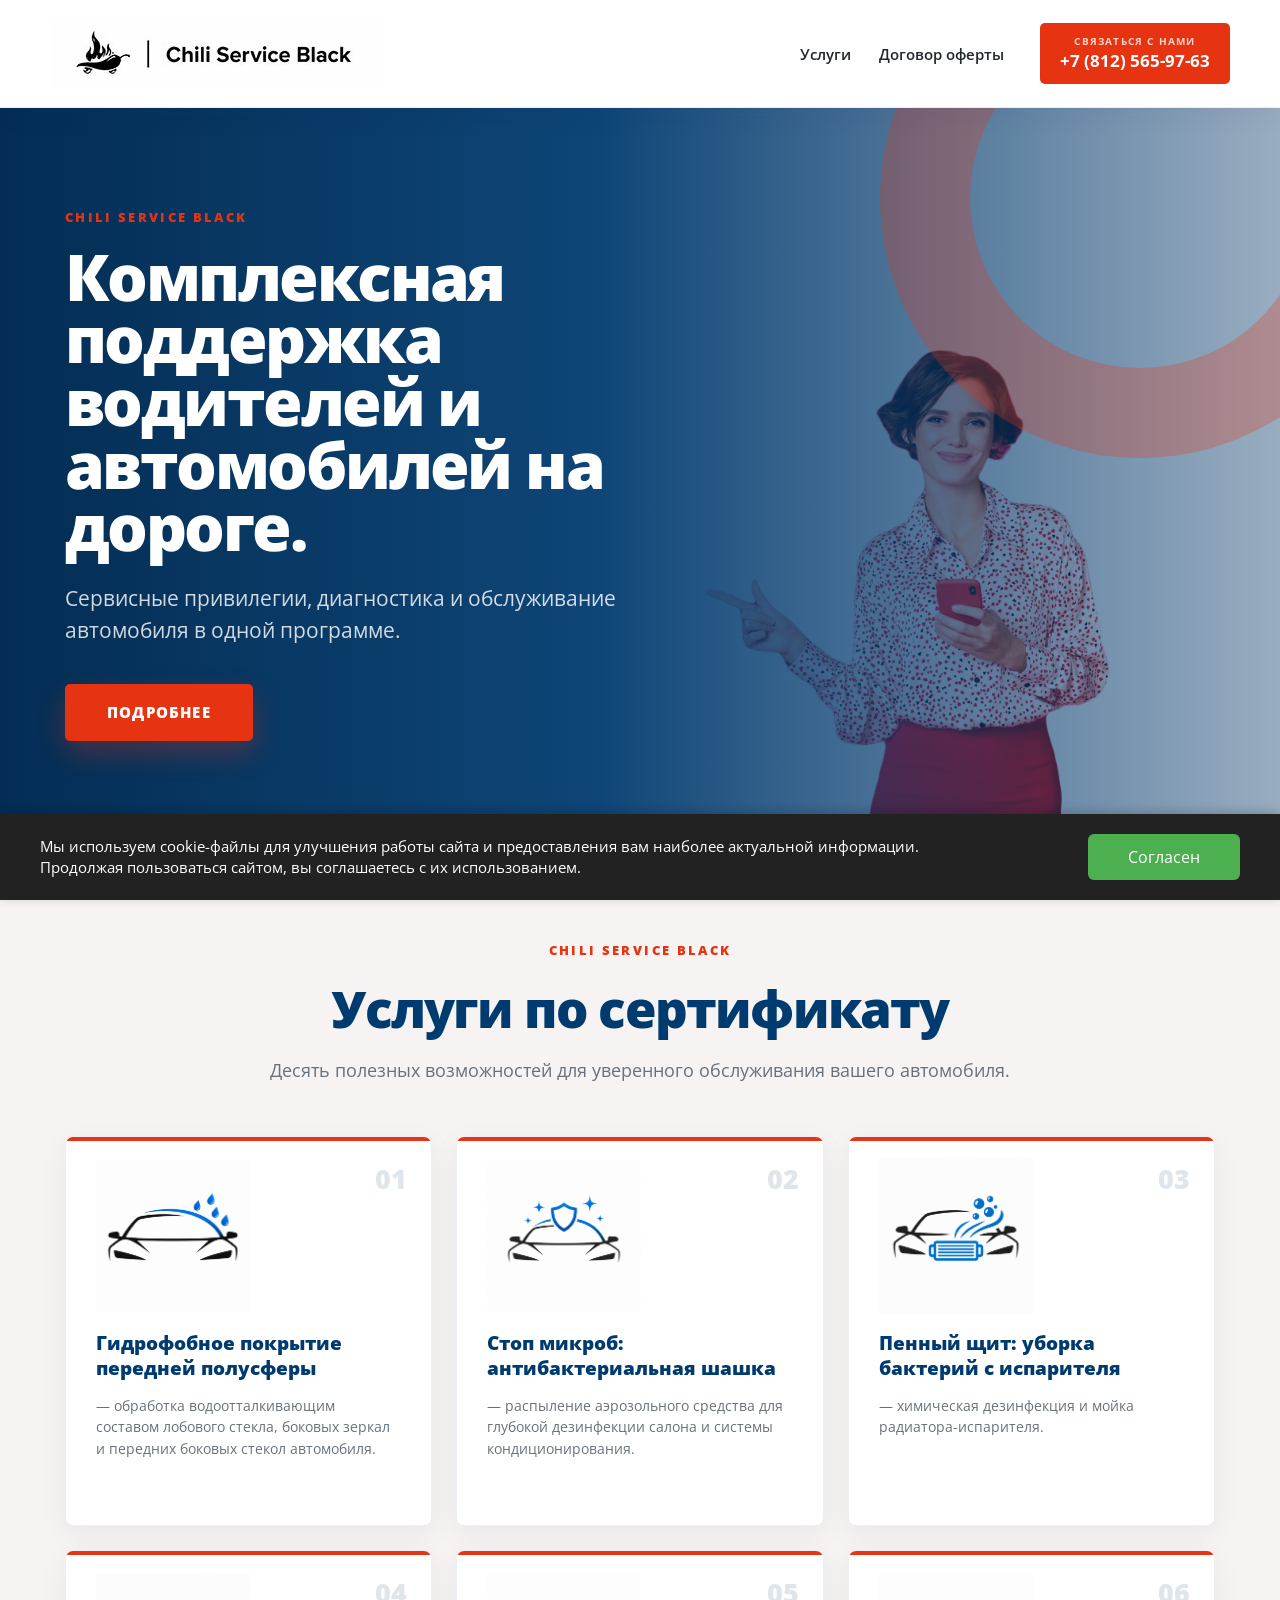
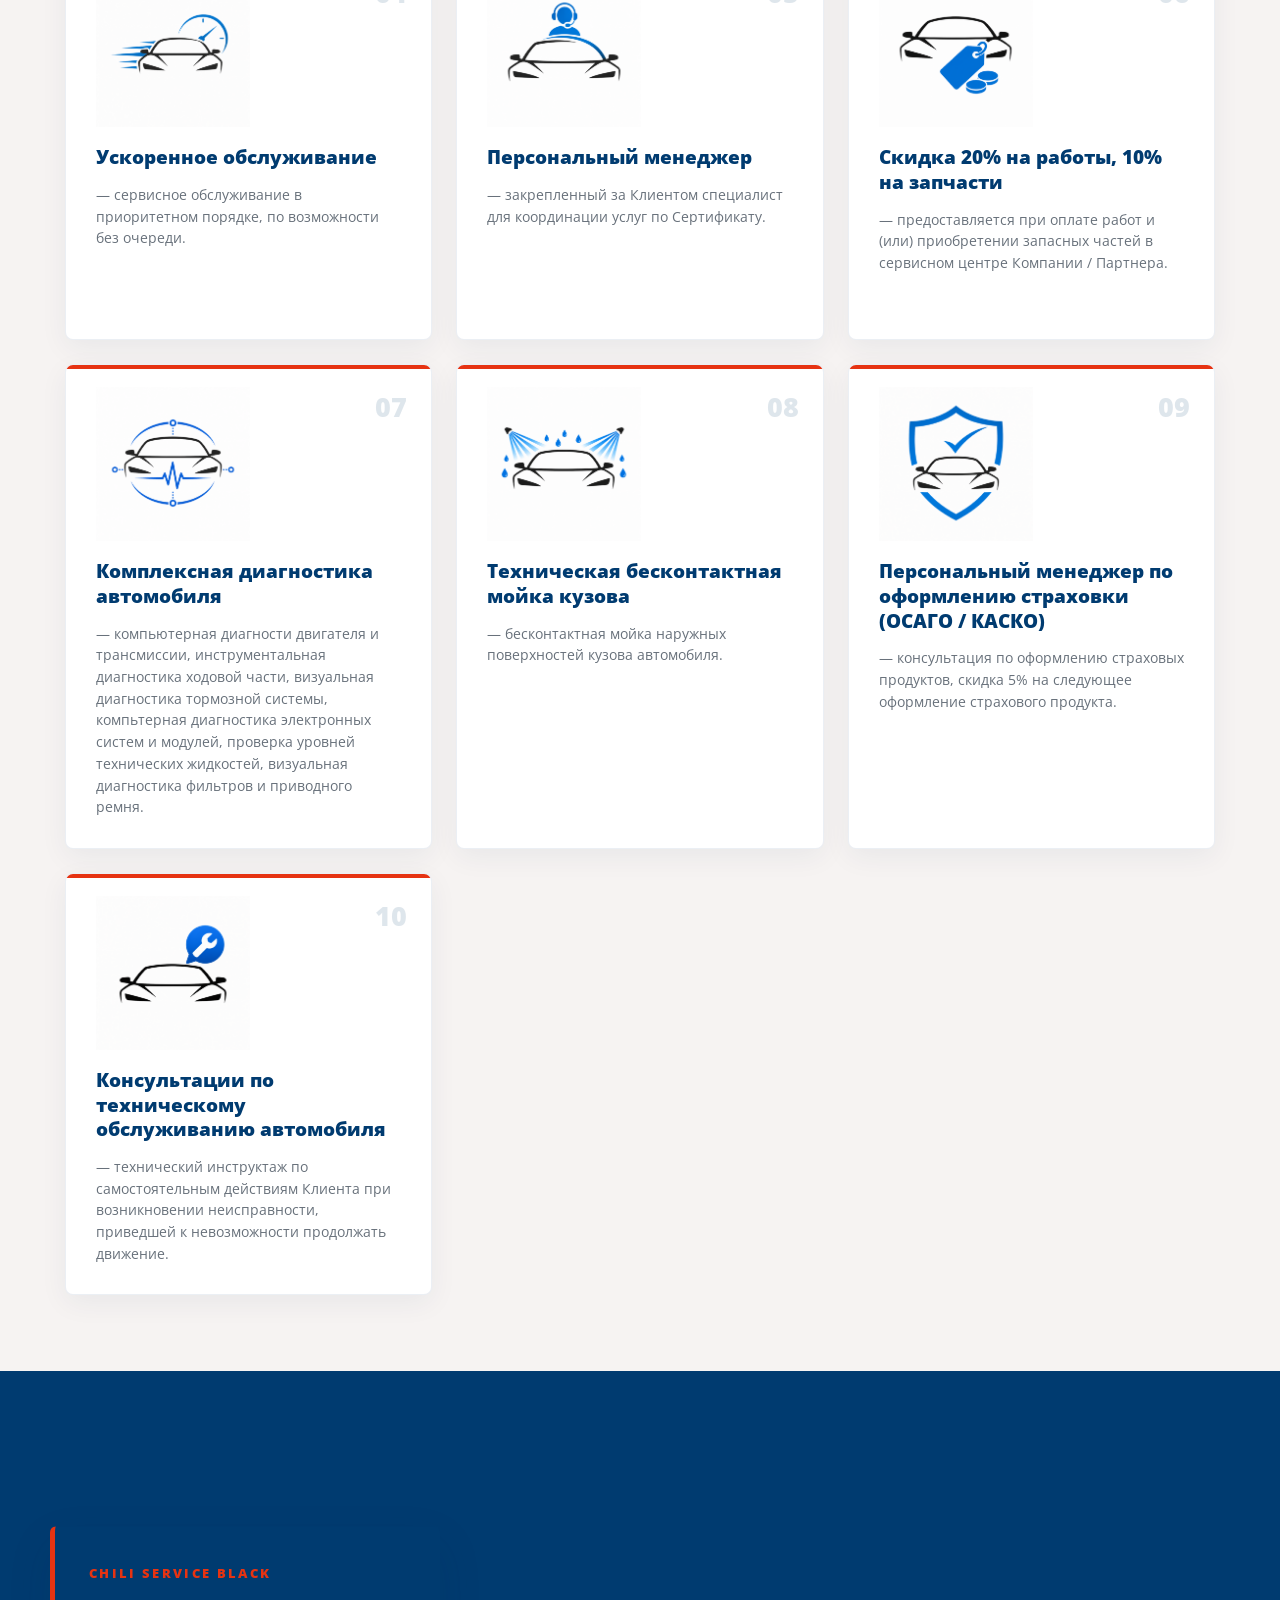
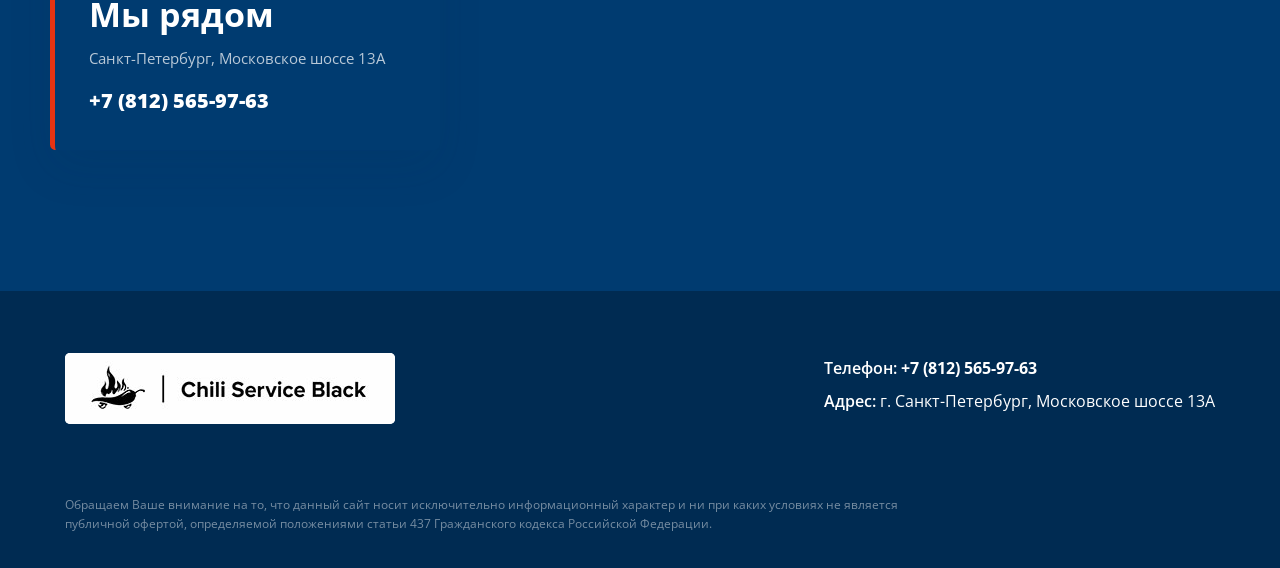
<file: index.html>
<!DOCTYPE html>
<html lang="ru" prefix="og: http://ogp.me/ns#">

<head>
    <meta charset="UTF-8" />
    <base href="./index.html">
    <title>Chili Service Black — сервисная поддержка автомобилей</title>
    <meta name="description" content="Chili Service Black — комплекс сервисных услуг и привилегий для автомобиля.">
    <meta name="keywords" content="Chili Service Black, автосервис, обслуживание автомобиля">
    <meta name="viewport" content="width=device-width, initial-scale=1.0" />
    <meta http-equiv="X-UA-Compatible" content="ie=edge" />
    <link rel="icon" href="./favicon.png" type="image/png" sizes="60x60">
    <meta name="color-theme" content="">
    <link rel="stylesheet" href="./templates/alevak-3/css/style.css">
    <link rel="stylesheet" href="./vendor/stackpath.bootstrapcdn.com/bootstrap/4.4.1/css/bootstrap.min.css"  >
    <script src="./vendor/code.jquery.com/jquery-3.4.1.min.js"  ></script>
    <script src="./vendor/cdn.jsdelivr.net/npm/bootstrap@4.6.2/dist/js/bootstrap.min.js"  ></script>
    <script src="./templates/alevak-3/js/common.js"></script>
    <script type="text/javascript" src="./vendor/cdnjs.cloudflare.com/ajax/libs/fancybox/3.5.7/jquery.fancybox.min.js"></script>
    <script type="text/javascript" src="./templates/atlant/js/base.js"></script>
    <link rel="stylesheet" href="./vendor/cdn.jsdelivr.net/gh/fancyapps/fancybox@3.5.7/dist/jquery.fancybox.min.css">
    <link rel="stylesheet" href="./templates/alevak-3/css/chili-theme.css">
    
        </head>

<body id="top" class="chili-theme">
    
            <div class="menubg"></div>
    <div class="menubg2"></div>
    <nav class="site-menu">
        <ul>
            <li class="d-inline-block"><a href="#usl">Услуги</a></li>
            <li class="d-inline-block"><a data-fancybox href="#hidden">Договор оферты</a></li>
        </ul>
    </nav>
    <a href="#top" class="totop"></a>
    <header class="header w-100 flex">
        <div class="logo">
            <a class="menu-button" aria-label="Открыть меню"></a>
            <a href="#top" class="brand-link"><img src="./templates/alevak-3/img/chili-service-black-new.jpg" alt="Chili Service Black"></a>
        </div>
        <ul class="header-nav">
            <li><a href="#usl">Услуги</a></li>
            <li><a data-fancybox href="#hidden">Договор оферты</a></li>
        </ul>
        <a href="tel:78125659763" class="phone"><span>Связаться с нами</span>+7 (812) 565-97-63</a>
    </header>
    <div class="first-block mb-5">
        <div class="container">
            <div class="text">
                <div class="hero-kicker">CHILI SERVICE BLACK</div>
                <div class="name mb-sm-5 mb-3">
                    Комплексная поддержка водителей и автомобилей на дороге.
                </div>
                <p>Сервисные привилегии, диагностика и обслуживание автомобиля в одной программе.</p>
                <button data-toggle="modal" data-target="#exampleModal">Подробнее</button>
            </div>
        </div>
    </div>
    <div class="catalog-block pb-5" id="usl">
        <div class="container">
            <div class="section-heading">
                <span>CHILI SERVICE BLACK</span>
                <h2>Услуги по сертификату</h2>
                <p>Десять полезных возможностей для уверенного обслуживания вашего автомобиля.</p>
            </div>
            <div class="row">
                <div class="col-lg-2 col-sm-3 col-4">
                    <div class="item text-center mb-3 position-relative">
                        <img src="./templates/alevak-3/img/service-hydrophobic-v2.png" alt="Гидрофобное покрытие стекол">
                        <div class="service-title">Гидрофобное покрытие передней полусферы</div>
                        <div class="help-text position-absolute">
                            <strong>1. Гидрофобное покрытие передней полусферы</strong><br>
                            — обработка водоотталкивающим составом лобового стекла, боковых зеркал и передних боковых стекол автомобиля.
                        </div>
                    </div>
                </div>
                <div class="col-lg-2 col-sm-3 col-4">
                    <div class="item text-center mb-3 position-relative">
                        <img src="./templates/alevak-3/img/service-antibacterial-v2.png" alt="Антибактериальная обработка">
                        <div class="service-title">Стоп микроб: антибактериальная шашка</div>
                        <div class="help-text position-absolute">
                            <strong>2. Стоп микроб: антибактериальная шашка</strong><br>
                            — распыление аэрозольного средства для глубокой дезинфекции салона и системы кондиционирования.
                        </div>
                    </div>
                </div>
                <div class="col-lg-2 col-sm-3 col-4">
                    <div class="item text-center mb-3 position-relative">
                        <img src="./templates/alevak-3/img/service-evaporator-v2.png" alt="Очистка испарителя">
                        <div class="service-title">Пенный щит: уборка бактерий с испарителя</div>
                        <div class="help-text position-absolute">
                            <strong>3. Пенный щит: уборка бактерий с испарителя</strong><br>
                            — химическая дезинфекция и мойка радиатора-испарителя.
                        </div>
                    </div>
                </div>
                <div class="col-lg-2 col-sm-3 col-4">
                    <div class="item text-center mb-3 position-relative">
                        <img src="./templates/alevak-3/img/service-priority-v2.png" alt="Ускоренное обслуживание">
                        <div class="service-title">Ускоренное обслуживание</div>
                        <div class="help-text position-absolute">
                            <strong>4. Ускоренное обслуживание</strong><br>
                            — сервисное обслуживание в приоритетном порядке, по возможности без очереди.
                        </div>
                    </div>
                </div>
                                <div class="col-lg-2 col-sm-3 col-4">
                    <div class="item text-center mb-3 position-relative">
                        <img src="./templates/alevak-3/img/service-manager-v2.png" alt="Персональный менеджер">
                        <div class="service-title">Персональный менеджер</div>
                        <div class="help-text position-absolute">
                            <strong>5. Персональный менеджер</strong><br>
                            — закрепленный за Клиентом специалист для координации услуг по Сертификату.
                        </div>
                    </div>
                </div>
                                <div class="col-lg-2 col-sm-3 col-4">
                    <div class="item text-center mb-3 position-relative">
                        <img src="./templates/alevak-3/img/service-discount-v2.png" alt="Скидки на работы и запчасти">
                        <div class="service-title">Скидка 20% на работы, 10% на запчасти</div>
                        <div class="help-text position-absolute">
                            <strong>6. Скидка 20% на работы, 10% на запчасти</strong><br>
                            — предоставляется при оплате работ и (или) приобретении запасных частей в сервисном центре Компании / Партнера.
                        </div>
                    </div>
                </div>
                                <div class="col-lg-2 col-sm-3 col-4">
                    <div class="item text-center mb-3 position-relative">
                        <img src="./templates/alevak-3/img/service-diagnostics-v2.png" alt="Комплексная диагностика автомобиля">
                        <div class="service-title">Комплексная диагностика автомобиля</div>
                        <div class="help-text position-absolute">
                            <strong>7. Комплексная диагностика автомобиля</strong><br>
                            — компьютерная диагности двигателя и трансмиссии, инструментальная диагностика ходовой части, визуальная диагностика тормозной системы, компьтерная диагностика электронных систем и модулей, проверка уровней технических жидкостей, визуальная диагностика фильтров и приводного ремня.
                        </div>
                    </div>
                </div>
                <div class="col-lg-2 col-sm-3 col-4">
                    <div class="item text-center mb-3 position-relative">
                        <img src="./templates/alevak-3/img/service-carwash-v2.png" alt="Бесконтактная мойка кузова">
                        <div class="service-title">Техническая бесконтактная мойка кузова</div>
                        <div class="help-text position-absolute">
                            <strong>8. Техническая бесконтактная мойка кузова</strong><br>
                            — бесконтактная мойка наружных поверхностей кузова автомобиля.
                        </div>
                    </div>
                </div>
                <div class="col-lg-2 col-sm-3 col-4">
                    <div class="item text-center mb-3 position-relative">
                        <img src="./templates/alevak-3/img/service-insurance-v2.png" alt="Помощь с оформлением страховки">
                        <div class="service-title">Персональный менеджер по оформлению страховки (ОСАГО / КАСКО)</div>
                        <div class="help-text position-absolute">
                            <strong>9. Персональный менеджер по оформлению страховки (ОСАГО / КАСКО)</strong><br>
                            — консультация по оформлению страховых продуктов, скидка 5% на следующее оформление страхового продукта.
                        </div>
                    </div>
                </div>
                <div class="col-lg-2 col-sm-3 col-4">
                    <div class="item text-center mb-3 position-relative">
                        <img src="./templates/alevak-3/img/service-consultation-v2.png" alt="Консультации по обслуживанию автомобиля">
                        <div class="service-title">Консультации по техническому обслуживанию автомобиля</div>
                        <div class="help-text position-absolute">
                            <strong>10. Консультации по техническому обслуживанию автомобиля</strong><br>
                            — технический инструктаж по самостоятельным действиям Клиента при возникновении неисправности, приведшей к невозможности продолжать движение.
                        </div>
                    </div>
                </div>
                            </div>
        </div>
    </div>
    <div class="map-block d-block h-50 relative position-relative" style="height: 300px; overflow:hidden">
                <div class="map-card">
                    <span>CHILI SERVICE BLACK</span>
                    <strong>Мы рядом</strong>
                    <p>Санкт-Петербург, Московское шоссе 13А</p>
                    <a href="tel:78125659763">+7 (812) 565-97-63</a>
                </div>
                <div id="map2687" class="position-absolute w-100 h-100"></div><script>
var map2687Container = document.getElementById("map2687");
var map2687Position = map2687Container.getBoundingClientRect().top;

function loadMap() {
	var s = document.createElement("SCRIPT");
	s.src = "https://api-maps.yandex.ru/2.1/?lang=ru_RU";
	s.type = "text/javascript";
	document.getElementsByTagName("HEAD")[0].appendChild(s);
	s.addEventListener("load", function(){
		ymaps.ready(init);
	})
}
function scrollMap() {
	if(map2687Position - this.scrollY < screen.height) {
		loadMap();
		window.removeEventListener("scroll", scrollMap);
	}
}

if(map2687Position > screen.height) {
	window.addEventListener("scroll", scrollMap);
} else {
	loadMap();
}
</script>
    <script type="text/javascript">
        var myMap, 
            myPlacemark;
			var address = "[(client_company_address)]";
			var coords = [59.825194, 30.351747];

        function init(){
			myMap = new ymaps.Map("map2687", {
						center: coords,
						behaviors: ["default"],
						zoom: 15,
						controls: ["zoomControl", "fullscreenControl"]
					}); 

				myPlacemark = new ymaps.Placemark(coords, {
					hintContent: "ООО АВР",
					balloonContent: "[(client_company_address)]<br/>",
					iconCaption: "ООО АВР",
				}, {
					preset: "islands#circleDotIcon", 					
					iconColor: "#0075bb"
				});

				if (window.innerWidth < 990) {
				  myMap.behaviors.disable("drag");
				}
				myMap.controls.add("zoomControl");
				myMap.behaviors.disable("scrollZoom");
				myMap.geoObjects.removeAll();
				myMap.geoObjects.add(myPlacemark);
				$("[class^=ymaps]").find("[class$=ground-pane]").css("filter", "grayscale(100%)");
        }
    </script>
    </div>
    <footer class="footer py-5">
        <div class="container">
            <div class="flex">
                                <div class="footer-brand">
                    <img src="./templates/alevak-3/img/chili-service-black-new.jpg" alt="Chili Service Black">
                </div>
                                <div class="contacts">
                    <p><span>Телефон:</span> <a href="tel:78125659763">+7 (812) 565-97-63</a></p>
                    <p><span>Адрес:</span> г. Санкт-Петербург, Московское шоссе 13А</p>
                </div>
            </div>
            <br>
            <br>
            <p>Обращаем Ваше внимание на то, что данный сайт носит исключительно информационный характер и ни при каких условиях не является публичной офертой, определяемой положениями статьи 437 Гражданского кодекса Российской Федерации.</p>
        </div>
    </footer>
    <!-- Modal -->
    <div style="display: none; max-width: 80%;" id="hidden" class="offer-modal">
        <div class="offer-document">
            <p class="offer-approval">Утверждено приказом генерального директора ООО «Аврора»</p>
            <h2 class="offer-title">ДОГОВОР-ОФЕРТА ООО «Аврора»</h2>
            <p class="offer-subtitle">на заключение договора по сертификату «Чили Блэк»</p>
            <h3>РАЗДЕЛ 1. СЛОВАРЬ ТЕРМИНОВ</h3>
            <p>1. Если в тексте настоящей Оферты не указано иное, термины и определения имеют следующее значение:</p>
            <p>1.1. «Автомобиль» (ТС) – принадлежащее Абоненту на законном основании транспортное средство, предназначенное для перевозки по дорогам людей и (или) оборудования, установленного на нем, отвечающее требованиям соответствующих стандартов, правил технической эксплуатации, инструкций заводов-изготовителей и другой нормативно-технической документации, зарегистрированное в установленном законодательством Российской Федерации порядке в органах ГИБДД МВД России, указанное Абонентом при приобретении Сертификата, являющееся объектом работ и (или) услуг, оказываемых Компанией, в порядке и на условиях, установленных Договором, за исключением: мопедов и велосипедов; автомобилей с боковым прицепом; трехколесных механических транспортных средств; автомобилей, с момента выпуска которых прошло более тридцати лет, а также транспортных средств, выпущенных общим тиражом менее чем сто экземпляров; автомобилей, не зарегистрированных в порядке, установленном законодательством Российской Федерации (за исключением случаев, предусмотренных законодательством РФ).</p>
            <p>1.2. «Абонент» – лицо, совершившее акцепт настоящей Оферты путем оплаты Цены Договора.</p>
            <p>1.3. «Договор» – соглашение между Абонентом и Компанией, заключенное на условиях, предусмотренных Офертой, в порядке, установленном главой 28 ГК РФ.</p>
            <p>1.4. «Сертификат» – документ в бумажной форме, подтверждающий право Абонента на получение от Компании работ или услуг по Договору в пределах выбранного Тарифа.</p>
            <p>1.5. «Срок действия Сертификата» – 6 (шесть) месяцев с даты его активации.</p>
            <p>1.6. «Активация Сертификата – первое обращение Абонента по Сертификату за получением любой услуги, включенной в Тариф.</p>
            <p>1.7. «Компания» – Общество с ограниченной ответственностью «Аврора» (ООО «Аврора) (адрес места нахождения: 196158, г. Санкт-Петербург, Московское шоссе, дом 13, корпус 7, литер Б, пом. 7-Н, место 1, ОГРН: 1207800117139, ИНН: 7810903211, телефон контакт-центра: 8 (812) 565-97-63, сайт: https://chili-service-black.ru/).</p>
            <p>1.8. «Тариф» – наименование, объем и условия оказываемых Компанией Абоненту работ и услуг. Сертификаты могут различаться по наполнению, поэтому к договору с каждым конкретным Абонентом относятся условия Оферты только по тем работам и услугам, которые включены в Тариф данного Абонента.</p>
            <p>1.9. «ОСАГО» – обязательное страхование автогражданской ответственности.</p>
            <p>1.10. «Партнер – лицо, не являющееся Абонентом, осуществляющее с Компанией взаимодействие на основании и в порядке, предусмотренном соглашениями, заключенными между Компанией и Партнером для целей заключения и (или) последующего исполнения Договора.</p>
            <p>1.11. «Сторона» – Абонент или Компания индивидуально.</p>
            <p>1.12. «Стороны» – Абонент и Компания совместно.</p>
            <p>1.13. «Платеж» – единый денежный платеж, вносимый Абонентом при оплате Сертификата, который распространяется на весь срок действия Сертификата и покрывает право Абонента на получение работ и (или) услуг, включенных в Тариф, в соответствии с условиями Договора.</p>
            <h3>РАЗДЕЛ 2. ОБЩИЕ ПОЛОЖЕНИЯ О ДОГОВОРЕ</h3>
            <p>2.1. Настоящая Оферта является официальным предложением (публичной офертой) ООО «Аврора» в адрес любого дееспособного физического лица или правоспособного юридического лица, обладающего необходимыми полномочиями заключить Договор с ООО «Аврора» на изложенных в настоящей Оферте условиях. Оферта содержит все существенные условия Договора и порядок оказания услуг.</p>
            <p>2.2. По Договору, заключаемому на основании условий настоящей Оферты, Компания за плату обязуется предоставить Абоненту право на получение работ и (или) услуг, включенных в Тариф и указанных в Сертификате, по обращению Абонента в течение срока действия Сертификата.</p>
            <p>2.3. Объем работ (услуг), оказываемых Абоненту, содержится в Сертификате и зависит от выбранного Тарифа. Описание всех возможных работ (услуг) содержится в разделе 3 Оферты.</p>
            <p>2.4. Работы (услуги) могут оказываться как самой Компанией, так и привлеченными Компанией третьими лицами. Абонент обязан принять исполнение по Договору от привлекаемых Компанией третьих лиц.</p>
            <p>2.5. Стороны признают Договор договором присоединения, регулируемым положениями статьи 428 ГК РФ, по которому Абонент присоединяется к условиям, изложенным в нем, без каких-либо исключений и оговорок.</p>
            <p>2.6. Стороны признают Договор таким, в котором содержатся одновременно элементы договора возмездного оказания услуг и договора подряда (смешанный договор). По тексту Оферты формулировки «выполнение работ» и «оказание услуг» тождественны в своем значении.</p>
            <p>2.7. Для заключения договора с Компанией Абоненту необходимо: ознакомиться с настоящей Офертой на сайте Компании https://chili-serviceblack.ru/; выбрать Тариф; приобрести Сертификат.</p>
            <h3>РАЗДЕЛ 3. ОБРАЩЕНИЕ АБОНЕНТА. УСЛУГИ (РАБОТЫ), ВКЛЮЧАЕМЫЕ В ТАРИФЫ</h3>
            <p>3.1. Начиная с даты активации Сертификата, Абонент вправе обратиться к Компании за востребованной им услугой (работой). Обращения Абонентов принимаются непосредственно в сервисном центре, а также по телефону единой операторской службы Компании: 8 (812) 565-97-63 (контакт-центр) в круглосуточном режиме, а обрабатываются с 09 часов до 19 часов. Обращения Абонентов также могут приниматься иными способами, если это предусмотрено Сертификатом.</p>
            <p>3.2. В рамках Тарифов Сервис может включать в себя следующие виды работ (услуг):</p>
            <p>3.2.1. Услуга «Гидрофобное покрытие передней полусферы» – обработка специальным водоотталкивающим составом лобового стекла, боковых зеркал и передних боковых стекол Автомобиля. Услуга может быть оказана один раз за срок действия Сертификата. Стоимость оказания услуги составляет 15 000 (пятнадцать тысяч) рублей.</p>
            <p>3.2.2. Услуга «Стоп микроб: антибактериальная шашка» – распыление аэрозольного средства для глубокой дезинфекции и устранения запахов в салоне Автомобиля и системе кондиционирования. Услуга может быть оказана один раз за срок действия Сертификата. Стоимость оказания услуги составляет 15 000 (пятнадцать тысяч) рублей.</p>
            <p>3.2.3. Услуга «Пенный щит: уборка бактерий с испарителя» – проведение процедуры химической дезинфекции и мойки радиатора-испарителя в Автомобиле для уничтожения бактерий, плесени, грибков и устранения неприятного запаха. Услуга может быть оказана один раз за срок действия Сертификата. Стоимость оказания услуги составляет 4000 (четыре тысячи) рублей.</p>
            <p>3.2.4. Услуга «Ускоренное обслуживание» – сервисное обслуживание в приоритетном порядке, по возможности без очереди.</p>
            <p>3.2.5. Услуга «Персональный менеджер» – закрепление за Абонентом сотрудника Компании для координации взаимодействия по Сертификату и оперативного решения вопросов, связанных с оказанием услуг.</p>
            <p>3.2.6. Скидка 20 % на работы и 10 % на запчасти – предоставляется при оплате работ и (или) приобретении запасных частей в сервисном центре Компании и (или) Партнера, если иное не указано в Сертификате.</p>
            <p>3.2.7. Услуга «Комплексная диагностика автомобиля» – компьютерная диагностика двигателя и трансмиссии, инструментальная диагностика ходовой части, визуальная диагностика тормозной системы, компьютерная диагностика электронных систем и модулей, проверка уровней технических жидкостей, визуальная диагностика фильтров и приводного ремня. Услуга может быть оказана два раза за срок действия Сертификата, при этом стоимость каждого оказания составляет 6 000 (шесть тысяч) рублей.</p>
            <p>3.2.8. Услуга «Техническая бесконтактная мойка кузова» – бесконтактная мойка наружных поверхностей кузова Автомобиля. Услуга может быть оказана четыре раза за срок действия Сертификата, при этом стоимость каждого оказания составляет 1 000 (одна тысяча) рублей.</p>
            <p>3.2.9. Услуга «Персональный менеджер по оформлению страховки (ОСАГО / КАСКО)» – консультационная поддержка при оформлении страховых продуктов и предоставление скидки 5 % на следующее оформление страхового продукта.</p>
            <p>3.2.10. Услуга «Консультации по техническому обслуживанию автомобиля» – технический инструктаж по самостоятельным действиям Абонента в случае возникновения неисправности Автомобиля, приведшей к невозможности продолжать движение. Услуга может быть оказана до пяти раз за срок действия Сертификата.</p>
            <p>3.3. Услуги, перечисленные в пункте 3.2 Оферты, могут быть оказаны Абоненту по его обращению в течение срока действия Договора и только в том случае, если они включены в Тариф и содержатся в Сертификате.</p>
            <p>3.4. Услуги, указанные в подпунктах 3.2.1, 3.2.2, 3.2.3 Оферты, могут быть оказаны Абоненту по его обращению только один раз в течение срока действия Сертификата.</p>
            <p>3.5. Услуга, указанная в подпункте 3.2.7 Оферты, может быть оказана не чаще двух раз в течение срока действия Сертификата.</p>
            <p>3.6. Услуга, указанная в подпункте 3.2.8 Оферты, может быть оказана не чаще четырех раз в течение срока действия Сертификата.</p>
            <p>3.7. Работы (услуги), выполняемые по требованию Абонента в рамках Тарифов, выполняются в его присутствии и только при предъявлении Сертификата, документа, удостоверяющего личность, свидетельства о регистрации Автомобиля и документов, подтверждающих законность владения данным Автомобилем.</p>
            <p>3.8. В рамках наполнения Сертификата Абонента Компания оказывает по заказу Абонента услуги и предоставляет информацию в соответствии со следующим распределением по видам Сертификата: «Стандарт» и «Премиум». Услуги по подпунктам 3.2.1–3.2.8 включены в оба вида Сертификата, услуги по подпунктам 3.2.9–3.2.10 включены только в Сертификат вида «Премиум».</p>
            <h3>РАЗДЕЛ 4. ПРАВА И ОБЯЗАННОСТИ СТОРОН</h3>
            <p>4.1. Абонент имеет право:</p>
            <p>4.1.1. Требовать от Компании предоставления услуг в соответствии с Тарифом и условиями Договора.</p>
            <p>4.1.2. Сообщать Компании обо всех недостатках в работе сотрудников и Партнеров Компании.</p>
            <p>4.2. Абонент обязан:</p>
            <p>4.2.1. Лично заказывать, приобретать и пользоваться услугами Компании и предоставленной Компанией справочно-консультационной информацией, их плодами и результатами с учетом положений Договора.</p>
            <p>4.2.2. Оплатить Сертификат в соответствии с установленной стоимостью выбранного Тарифа.</p>
            <p>4.2.3. Пользоваться правами по настоящей Оферте добросовестно.</p>
            <p>4.2.4. При заказе услуги и (или) работы сообщать сотруднику Компании и (или) Партнеру VIN-номер Транспортного средства и иную полную и достоверную информацию, необходимую для принятия решения о виде и объеме предполагаемых работ и услуг.</p>
            <p>4.2.5. Перед началом выполнения работ и (или) оказания услуг, предусмотренных Тарифом, предъявить сотруднику Компании и (или) Партнеру Сертификат, документ, удостоверяющий личность, свидетельство о регистрации Автомобиля и документы, подтверждающие право владения, пользования или распоряжения данным Автомобилем.</p>
            <p>4.2.6. Своевременно проверять сроки, объем и качество оказанных услуг (выполненных работ) и принимать оказанные услуги (выполненные работы).</p>
            <p>4.3. Компания имеет право:</p>
            <p>4.3.1. Оказывать услуги и выполнять работы, включенные в Сервис и предусмотренные Тарифом, как своими силами, так и силами Партнеров Компании.</p>
            <p>4.3.2. Проверять представленную Абонентом информацию, а также выполнение Абонентом условий Договора.</p>
            <p>4.3.3. Проводить осмотр и диагностику Автомобиля.</p>
            <p>4.3.4. Отказать полностью или частично Абоненту в предоставлении услуг в случаях предоставления недостоверных сведений о ТС, несоответствия ТС условиям Оферты, отсутствия у Абонента права владения, пользования или распоряжения ТС, либо нарушения Абонентом условий Договора.</p>
            <p>4.4. Компания обязана:</p>
            <p>4.4.1. Обеспечить Абоненту возможность ознакомиться с Договором перед его заключением, в том числе путем публикации в сети Интернет на сайте Компании.</p>
            <p>4.4.2. Обеспечить предоставление Абоненту услуг в объемах, порядке и с качеством, соответствующим требованиям Договора и действующего законодательства.</p>
            <p>4.4.3. Не разглашать сведения об Абоненте, за исключением случаев, прямо предусмотренных законодательством Российской Федерации.</p>
            <h3>РАЗДЕЛ 5. СРОК ДЕЙСТВИЯ ДОГОВОРА. ЦЕНА ДОГОВОРА И ПОРЯДОК РАСЧЕТОВ</h3>
            <p>5.1. Договор считается заключенным в момент оформления Сертификата и его оплаты, и действует в течение срока действия Сертификата.</p>
            <p>5.2. Цена Сертификата определяется Тарифом и указывается в Сертификате и (или) Заявлении.</p>
            <p>5.3. Платеж является единым и распространяется на весь срок действия Сертификата. Внесение дополнительных платежей в течение срока действия Сертификата не требуется, за исключением случаев оказания Абоненту дополнительных работ и (или) услуг, не включенных в Тариф.</p>
            <p>5.4. Платеж вносится в кассу Компании (Партнера) наличными денежными средствами или путем перечисления денежных средств на расчетный счет Компании (Партнера) при заключении Договора в течение 5 (Пяти) календарных дней.</p>
            <h3>РАЗДЕЛ 6. ПОРЯДОК РАСТОРЖЕНИЯ ДОГОВОРА</h3>
            <p>6.1. Договор может быть прекращен в любое время по соглашению Сторон.</p>
            <p>6.2. В случае расторжения Договора по инициативе Абонента ранее уплаченная сумма подлежит возврату за вычетом стоимости фактически оказанных к моменту расторжения работ и (или) услуг. Стоимость фактически оказанных работ и (или) услуг определяется исходя из стоимости соответствующих услуг, указанной в разделе 3 Оферты.</p>
            <p>6.3. В случае, если к моменту расторжения Договора услуги по Сертификату не оказывались, возврату подлежит уплаченная Абонентом сумма в полном объеме.</p>
            <h3>РАЗДЕЛ 7. ПЕРСОНАЛЬНЫЕ ДАННЫЕ ФИЗИЧЕСКИХ ЛИЦ</h3>
            <p>7.1. Заключая Договор с Компанией, Абонент выражает свое согласие и разрешает Компании обрабатывать свои персональные данные во исполнение Федерального закона № 152-ФЗ от 27 июля 2006 г. «О персональных данных, в том числе: фамилию, имя, отчество; номер мобильного телефона; адрес электронной почты; паспортные данные, включая адрес регистрации; сведения о Транспортном средстве (марка, модель, идентификационный номер, государственный регистрационный знак).</p>
            <p>7.2. Абонент дает свое согласие на обработку персональных данных, включая сбор, систематизацию, накопление, хранение, уточнение (обновление, изменение), обезличивание, блокирование, уничтожение персональных данных, а также передачу их третьим лицам для целей исполнения Договора при условии соблюдения такими лицами требований законодательства Российской Федерации о защите персональных данных.</p>
            <h3>РАЗДЕЛ 8. ЗАКЛЮЧИТЕЛЬНЫЕ ПОЛОЖЕНИЯ</h3>
            <p>8.1. В рамках Договора применимым правом является право Российской Федерации.</p>
            <p>8.2. В случае, если содержание Оферты противоречит нормам действующего законодательства Российской Федерации, Оферта подлежит приведению в соответствие с указанными нормами права.</p>
            <p>8.3. Компания вправе в одностороннем порядке внести изменения в содержание Оферты только в случае, если такие изменения не затрагивают содержание прав и (или) обязанностей Сторон и не приводят к уменьшению ответственности Компании. Соответствующие изменения считаются доведенными до сведения Сторон и третьих лиц со дня опубликования таких изменений (новой редакции Оферты) на сайте Компании.</p>
            <p>8.4. В случае принятия новой редакции Оферты, в которой изменяются права и (или) обязанности Сторон, положения новой редакции Оферты не применяются к отношениям с Абонентами, заключившими Договор с Компанией до даты размещения новой редакции Оферты на сайте Компании. В указанном случае к отношениям Сторон подлежит применению редакция Оферты, действующая на дату заключения Договора.</p>
            <p>8.5. Стороны урегулируют все разногласия, возникающие между ними в связи с исполнением обязанностей по Договору, путем переговоров.</p>
            <p>8.6. Надлежащим способом направления юридически значимых сообщений в рамках Договора признается только направление Сторонами друг другу заказных регистрируемых почтовых отправлений с описью вложения на адреса Сторон (адресом Компании считается адрес ее места нахождения в соответствии с данными, содержащимися в ЕГРЮЛ). Направляемое одной Стороной другой требование (претензия) должно быть собственноручно подписано соответствующей Стороной или надлежащим образом уполномоченным Стороной третьим лицом. Обмен юридически значимыми сообщениями посредством электронных каналов связи, а также посредством телефонной связи не допускается.</p>
        </div>
    </div>

        <div id="cookie-bar" class="cookie-bar" style="display: none;">
            <div class="cookie-container">
                <div class="cookie-text">
                    Мы используем cookie-файлы для улучшения работы сайта и предоставления вам наиболее актуальной информации. <br>
                    Продолжая пользоваться сайтом, вы соглашаетесь с их использованием.
                </div>
                <button id="cookie-accept" class="cookie-button">Согласен</button>
            </div>
        </div>
        <script>
			document.addEventListener('DOMContentLoaded', function () {
				console.log(!localStorage.getItem('cookieAccepted'));
				if (!localStorage.getItem('cookieAccepted')) {
					console.log(document.getElementById('cookie-bar'));
					document.getElementById('cookie-bar').style.display = 'block';
				}

				document.getElementById('cookie-accept').addEventListener('click', function () {
					localStorage.setItem('cookieAccepted', 'true');
					document.getElementById('cookie-bar').style.display = 'none';
				});
			});
        </script>

    <div class="modal fade" id="exampleModal" tabindex="-1" role="dialog" aria-labelledby="exampleModalLabel" aria-hidden="true">
        <div class="modal-dialog" role="document">
            <div class="modal-content">
                <div class="modal-header">
                    <div>
                        <span class="modal-kicker">CHILI SERVICE BLACK</span>
                        <h5 class="modal-title" id="exampleModalLabel">Заказать звонок</h5>
                    </div>
                    <button type="button" class="close" data-dismiss="modal" aria-label="Close">
                        <span aria-hidden="true">&times;</span>
                    </button>
                </div>
                <div class="ajax-form" ><div class="modal-body">
        <form class="auto-credit-form"><input type="hidden" name="formid" value="FormCallback"><input type="hidden" name="extension" value="twig"><input type="hidden" name="path" value="/templates/alevak-3/partials/forms/feedback/">
                <input type="hidden" name="docid" value="4471">
                <p class="form-intro">Оставьте контактные данные — специалист свяжется с вами и ответит на вопросы по сервисной программе.</p>
                <div class="form__row">
                    <label for="formName">Ваше имя</label>
                    <input class="form-control" type="text" placeholder="Как к вам обращаться" id="formName" name="name" autocomplete="name" value="">
                </div>
                <div class="form__row">
                    <label for="formPhone">Номер телефона</label>
                    <input name="phone" id="formPhone" placeholder="+7 (___) ___-__-__" value="" class="form-control phone-imask" type="tel" autocomplete="tel">
                </div>
            
                <div class="form__checkbox">
                    <label>
                        <input id="checkbox" class="checkbox js-checkbox-form" type="checkbox" name="checkbox" checked />
                        <span class="checkbox-custom"></span>
                        <span class="checkbox-label">
                            Согласен с <a data-fancybox href="#hidden">политикой конфиденциальности</a></span>
                    </label>
                </div>
                <div class="modal-footer">
                    <button type="button" class="btn btn-secondary" data-dismiss="modal">Закрыть</button>
                    <button class="btn-red js-btn-form btn btn-danger" type="submit">Отправить заявку</button>
                </div>
            </form>
      </div>
      </div></div>
            </div>
        </div>
    </div>
    <scribe-shadow id="crxjs-ext" style="position: fixed; width: 0px; height: 0px; top: 0px; left: 0px; z-index: 2147483647; overflow: visible;"></scribe-shadow>
                <!-- Memory: 12 mb, MySQL: 0,0100 s, 5 request(s), PHP: 0,8949 s, total: 0,9048 s, document retrieved from database, ID: 4471 -->
</body>

</html>
</file>
<file: templates/alevak-3/css/style.css>
@font-face {
  font-family: 'Open Sans';
  font-style: italic;
  font-weight: 300;
  font-stretch: normal;
  font-display: swap;
  src: url(../../../vendor/fonts.gstatic.com/s/opensans/v34/memQYaGs126MiZpBA-UFUIcVXSCEkx2cmqvXlWq8tWZ0Pw86hd0Rk5hkaVc.ttf) format('truetype');
}
@font-face {
  font-family: 'Open Sans';
  font-style: italic;
  font-weight: 400;
  font-stretch: normal;
  font-display: swap;
  src: url(../../../vendor/fonts.gstatic.com/s/opensans/v34/memQYaGs126MiZpBA-UFUIcVXSCEkx2cmqvXlWq8tWZ0Pw86hd0Rk8ZkaVc.ttf) format('truetype');
}
@font-face {
  font-family: 'Open Sans';
  font-style: italic;
  font-weight: 500;
  font-stretch: normal;
  font-display: swap;
  src: url(../../../vendor/fonts.gstatic.com/s/opensans/v34/memQYaGs126MiZpBA-UFUIcVXSCEkx2cmqvXlWq8tWZ0Pw86hd0Rk_RkaVc.ttf) format('truetype');
}
@font-face {
  font-family: 'Open Sans';
  font-style: italic;
  font-weight: 600;
  font-stretch: normal;
  font-display: swap;
  src: url(../../../vendor/fonts.gstatic.com/s/opensans/v34/memQYaGs126MiZpBA-UFUIcVXSCEkx2cmqvXlWq8tWZ0Pw86hd0RkxhjaVc.ttf) format('truetype');
}
@font-face {
  font-family: 'Open Sans';
  font-style: italic;
  font-weight: 700;
  font-stretch: normal;
  font-display: swap;
  src: url(../../../vendor/fonts.gstatic.com/s/opensans/v34/memQYaGs126MiZpBA-UFUIcVXSCEkx2cmqvXlWq8tWZ0Pw86hd0RkyFjaVc.ttf) format('truetype');
}
@font-face {
  font-family: 'Open Sans';
  font-style: italic;
  font-weight: 800;
  font-stretch: normal;
  font-display: swap;
  src: url(../../../vendor/fonts.gstatic.com/s/opensans/v34/memQYaGs126MiZpBA-UFUIcVXSCEkx2cmqvXlWq8tWZ0Pw86hd0Rk0ZjaVc.ttf) format('truetype');
}
@font-face {
  font-family: 'Open Sans';
  font-style: normal;
  font-weight: 300;
  font-stretch: normal;
  font-display: swap;
  src: url(../../../vendor/fonts.gstatic.com/s/opensans/v34/memSYaGs126MiZpBA-UvWbX2vVnXBbObj2OVZyOOSr4dVJWUgsiH0C4n.ttf) format('truetype');
}
@font-face {
  font-family: 'Open Sans';
  font-style: normal;
  font-weight: 400;
  font-stretch: normal;
  font-display: swap;
  src: url(../../../vendor/fonts.gstatic.com/s/opensans/v34/memSYaGs126MiZpBA-UvWbX2vVnXBbObj2OVZyOOSr4dVJWUgsjZ0C4n.ttf) format('truetype');
}
@font-face {
  font-family: 'Open Sans';
  font-style: normal;
  font-weight: 500;
  font-stretch: normal;
  font-display: swap;
  src: url(../../../vendor/fonts.gstatic.com/s/opensans/v34/memSYaGs126MiZpBA-UvWbX2vVnXBbObj2OVZyOOSr4dVJWUgsjr0C4n.ttf) format('truetype');
}
@font-face {
  font-family: 'Open Sans';
  font-style: normal;
  font-weight: 600;
  font-stretch: normal;
  font-display: swap;
  src: url(../../../vendor/fonts.gstatic.com/s/opensans/v34/memSYaGs126MiZpBA-UvWbX2vVnXBbObj2OVZyOOSr4dVJWUgsgH1y4n.ttf) format('truetype');
}
@font-face {
  font-family: 'Open Sans';
  font-style: normal;
  font-weight: 700;
  font-stretch: normal;
  font-display: swap;
  src: url(../../../vendor/fonts.gstatic.com/s/opensans/v34/memSYaGs126MiZpBA-UvWbX2vVnXBbObj2OVZyOOSr4dVJWUgsg-1y4n.ttf) format('truetype');
}
@font-face {
  font-family: 'Open Sans';
  font-style: normal;
  font-weight: 800;
  font-stretch: normal;
  font-display: swap;
  src: url(../../../vendor/fonts.gstatic.com/s/opensans/v34/memSYaGs126MiZpBA-UvWbX2vVnXBbObj2OVZyOOSr4dVJWUgshZ1y4n.ttf) format('truetype');
}
.up {
  text-transform: uppercase;
}
.none {
  text-decoration: none;
}
.th {
  font-weight: 100;
}
.el {
  font-weight: 200;
}
.l {
  font-weight: 300;
}
.reg {
  font-weight: 400;
}
.med {
  font-weight: 500;
}
.sb {
  font-weight: 600;
}
.bold {
  font-weight: 700;
}
.eb {
  font-weight: 800;
}
.black {
  font-weight: 900;
}
.un {
  text-decoration: underline;
}
.in {
  display: inline-block;
}
.vam {
  vertical-align: middle;
}
.rel {
  position: relative;
}
.bl {
  display: block;
}
.abs {
  position: absolute;
}
.tr {
  position: absolute;
  left: 50%;
  top: 50%;
  transform: translate(-50%, -50%);
}
.try {
  position: absolute;
  top: 50%;
  transform: translateY(-50%);
}
.trx {
  position: absolute;
  left: 50%;
  transform: translateX(-50%);
}
.tc {
  display: table-cell;
  vertical-align: middle;
}
.dn {
  display: none;
}
.tac {
  text-align: center;
}
.tal {
  text-align: left;
}
.tar {
  text-align: right;
}
.taj {
  text-align: justify;
}
.it {
  font-style: italic;
}
.sn {
  font-style: normal;
}
.popup {
  position: fixed;
  width: 120%;
  height: 100%;
  left: -10%;
  top: 0;
  overflow-y: scroll;
  background: rgba(1, 1, 1, 0.7);
  z-index: 11;
  display: none;
}
.b0 {
  border: 0;
}
.bn {
  background: none;
}
.w100 {
  width: 100%;
}
.h100 {
  height: 100%;
}
.wa {
  width: auto;
}
.p0 {
  padding: 0;
}
.m0 {
  margin: 0;
}
.poi {
  cursor: pointer;
}
.auto {
  top: auto;
  bottom: auto;
  left: auto;
  right: auto;
}
.noup {
  text-transform: none;
}
.fix {
  position: fixed;
}
.tn {
  transform: none;
}
.bf {
  background: #fff;
}
.cf {
  color: #fff;
}
.c0 {
  color: #000;
}
.ap {
  appearance: none;
}
.nw {
  white-space: nowrap;
}
.ma {
  margin: 0 auto;
}
.oh {
  overflow: hidden;
}
.pen {
  pointer-events: none;
}
body,
html {
  width: 100%;
  height: 100%;
}
body {
  background: #fff;
  overflow-x: hidden;
}
body,
th,
td {
  font-family: 'Open Sans', sans-serif;
  font-size: 14px;
  color: #000;
}
body,
form,
object,
h1,
h2,
h3,
h4,
h5,
h6,
p {
  margin: 0;
  padding: 0;
}
img,
table {
  border: none;
}
table {
  border-collapse: collapse;
}
table td {
  padding: 0;
}
a {
  color: #000;
  cursor: pointer;
  -webkit-transition: all 200ms ease;
  -moz-transition: all 200ms ease;
  -ms-transition: all 200ms ease;
  -o-transition: all 200ms ease;
  transition: all 200ms ease;
}
a:hover {
  text-decoration: none;
}
input,
textarea,
button,
select {
  margin: 0;
  outline: none;
  -webkit-box-sizing: border-box;
  -moz-box-sizing: border-box;
  box-sizing: border-box;
  font-size: 14px;
  border: 0;
  font-family: 'Open Sans', sans-serif;
}
input:focus::-webkit-input-placeholder,
textarea:focus::-webkit-input-placeholder,
button:focus::-webkit-input-placeholder,
select:focus::-webkit-input-placeholder {
  color: transparent;
}
input:focus::-moz-placeholder,
textarea:focus::-moz-placeholder,
button:focus::-moz-placeholder,
select:focus::-moz-placeholder {
  color: transparent;
}
input:focus:-moz-placeholder,
textarea:focus:-moz-placeholder,
button:focus:-moz-placeholder,
select:focus:-moz-placeholder {
  color: transparent;
}
input:focus:-ms-input-placeholder,
textarea:focus:-ms-input-placeholder,
button:focus:-ms-input-placeholder,
select:focus:-ms-input-placeholder {
  color: transparent;
}
button,
input[type='submit'] {
  -webkit-transition: all 200ms ease;
  -moz-transition: all 200ms ease;
  -ms-transition: all 200ms ease;
  -o-transition: all 200ms ease;
  transition: all 200ms ease;
  cursor: pointer;
  border: 0;
}
ol,
ul {
  padding: 0;
  margin: 0;
  list-style: none;
}
img {
  max-width: 100%;
}
.an {
  -webkit-transition: all 200ms ease;
  -moz-transition: all 200ms ease;
  -ms-transition: all 200ms ease;
  -o-transition: all 200ms ease;
  transition: all 200ms ease;
}
.box {
  -webkit-box-sizing: border-box;
  -moz-box-sizing: border-box;
  box-sizing: border-box;
}
section,
header,
footer,
nav,
main {
  display: block;
}
* {
  outline: none!important;
}
.flex {
  display: -webkit-box;
  display: -webkit-flex;
  display: -ms-flexbox;
  display: flex;
  -webkit-flex-wrap: wrap;
  -ms-flex-wrap: wrap;
  flex-wrap: wrap;
  -webkit-box-pack: justify;
  -webkit-justify-content: space-between;
  -ms-flex-pack: justify;
  justify-content: space-between;
}
.flex2 {
  display: -webkit-box;
  display: -webkit-flex;
  display: -ms-flexbox;
  display: flex;
  -webkit-flex-wrap: wrap;
  -ms-flex-wrap: wrap;
  flex-wrap: wrap;
  -webkit-box-pack: justify;
  -ms-flex-pack: justify;
}
body {
  padding-top: 60px;
}
.header {
  position: fixed;
  height: 60px;
  line-height: 60px;
  background: #0075bb;
  top: 0;
  left: 0;
  z-index: 5;
  padding: 0 20px 0 50px;
}
.header .logo .menu-button {
  background: url('../img/menu.svg');
  width: 31px;
  height: 9px;
  display: inline-block;
  margin-right: 15px;
}
.header .logo .menu-button:hover {
  transform: scale(1.05);
}
.header .logo img {
  height: 74px;
  margin: -7px 0;
}
.header ul li:not(:last-child) {
  margin-right: 10px;
}
.header ul li:last-child {
  display: none;
}
.header ul li a {
  display: block;
  color: #fff;
  text-decoration: none;
  font-size: 16px;
}
.header ul li a:hover {
  transform: scale(1.05);
}
.header .phone {
  color: #fff;
  text-decoration: none;
  font-size: 16px;
  font-weight: 500;
}
.first-block {
  background: #0075bb url('../img/first-block.png') no-repeat bottom center;
  color: #fff;
  padding: 50px 0 90px;
}
.first-block .text {
  max-width: 690px;
}
.first-block .text .name {
  font-weight: 900;
  font-size: 68px;
  line-height: 64px;
}
.first-block .text p {
  margin-bottom: 90px;
  font-size: 30px;
}
.first-block .text button {
  background: none;
  font-size: 20px;
  letter-spacing: 3px;
  border: 2px solid #fff;
  padding: 15px 50px;
  color: #fff;
}
.first-block .text button:hover {
  color: #000;
  background: #fff;
}
.catalog-block .item:hover img:nth-child(1) {
  display: none;
}
.catalog-block .item:hover img:nth-child(2) {
  display: inline-block;
}
.catalog-block .item:hover .help-text {
  display: block;
}
.catalog-block .item img:nth-child(2) {
  display: none;
}
.catalog-block .item {
  height: 100%;
}
.catalog-block .item .service-title {
  margin: 12px auto 0;
  max-width: 190px;
  color: #222;
  font-size: 14px;
  font-weight: 700;
  line-height: 1.35;
}
.catalog-block .item .help-text {
  left: 0;
  bottom: 100%;
  margin-bottom: 20px;
  background: #0075bb;
  width: 240px;
  -webkit-box-sizing: border-box;
  -moz-box-sizing: border-box;
  box-sizing: border-box;
  padding: 20px;
  font-weight: 700;
  color: #fff;
  text-align: left;
  z-index: 3;
  display: none;
}
.catalog-block .item .help-text:after {
  content: "";
  position: absolute;
  left: 10px;
  top: 100%;
  border: 10px solid transparent;
  border-top: 10px solid #0075bb;
}
.catalog-block .item a {
  position: absolute;
  width: 100%;
  height: 100%;
  top: 0;
  left: 0;
  z-index: 3;
}
.map-block {
  height: 700px;
}
.footer {
  border-top: 1px solid #000;
}
.footer nav p {
  font-weight: 600;
  font-size: 18px;
  margin-bottom: 10px;
}
.footer nav ul li {
  margin-bottom: 5px;
}
.footer nav ul li a {
  display: block;
  text-decoration: none;
  font-size: 18px;
}
.footer .contacts {
  width: 530px;
}
.footer .contacts p {
  font-size: 18px;
}
.footer .contacts p:first-child {
  margin-bottom: 20px;
}
.footer .contacts p span {
  font-weight: 600;
}
.footer .contacts form {
  margin-bottom: 45px;
  position: relative;
}
.footer .contacts form input[type='text'] {
  width: 100%;
  height: 60px;
  padding: 0 20px;
  font-size: 16px;
  border: 1px solid #000;
}
.footer .contacts form button {
  position: absolute;
  right: 0;
  top: 0;
  width: 210px;
  height: 100%;
  background: #000;
  color: #fff;
  text-transform: uppercase;
}
.footer .br {
  height: 100px;
}
.footer .empty {
  width: 248px;
}
.footer .company {
  font-weight: 600;
  font-size: 13px;
}
.footer .dev {
  font-weight: 600;
  font-size: 13px;
}
.footer .dev * {
  vertical-align: middle;
}
.footer .dev a {
  display: inline-block;
  margin: -4px 0 0 4px;
  filter: grayscale(100%);
}
.footer .dev a:hover {
  filter: none;
}
.footer .dev a img {
  vertical-align: middle;
}
.totop {
  position: fixed;
  right: 20px;
  bottom: 20px;
  width: 50px;
  height: 50px;
  background: url('../img/totop.svg');
  z-index: 5;
  opacity: 0;
}
.totop.opened {
  opacity: 1;
}
.burger {
  font-size: 30px;
  position: fixed;
  right: 10px;
  top: 6px;
  color: #fff!important;
  z-index: 8;
  display: none;
}
.menubg2 {
  position: fixed;
  width: 100%;
  height: 100%;
  top: 0;
  left: 0;
  z-index: 3;
  background: rgba(1, 1, 1, 0.7);
  display: none;
}
.site-menu {
  top: -100%;
  left: 0;
  -webkit-transition: all 200ms ease;
  -moz-transition: all 200ms ease;
  -ms-transition: all 200ms ease;
  -o-transition: all 200ms ease;
  transition: all 200ms ease;
  width: 100%;
  position: fixed;
  background: #0075bb;
  text-align: center;
  padding: 20px 0;
  z-index: 50;
}
.site-menu.opened {
  top: 0;
}
.site-menu ul li {
  display: block !important;
  margin: 20px 0!important;
}
.site-menu ul li:last-child {
  display: block;
}
.site-menu ul li a {
  line-height: 140%;
  font-size: 16px;
  color: #fff;
}
@media (max-width: 1199px) {
  .header .phone {
    display: none;
  }
  .header ul li a {
    font-size: 14px;
  }
  .footer nav {
    width: 48%;
    margin-bottom: 30px;
  }
  .footer .contacts {
    width: 100%;
  }
}
@media (max-width: 991px) {
  .header ul {
    top: -100%;
    left: 0;
    -webkit-transition: all 200ms ease;
    -moz-transition: all 200ms ease;
    -ms-transition: all 200ms ease;
    -o-transition: all 200ms ease;
    transition: all 200ms ease;
    width: 100%;
    position: fixed;
    background: #0075bb;
    text-align: center;
    padding: 20px 0;
    z-index: 50;
  }
  .header ul.opened {
    top: 0;
  }
  .header ul li {
    display: block !important;
    margin: 20px 0!important;
  }
  .header ul li:last-child {
    display: block;
  }
  .header ul li a {
    line-height: 140%;
    font-size: 16px;
  }
  .header .phone {
    display: block;
  }
  .map-block {
    height: 500px;
  }
  .header .phone {
    margin-right: 40px;
  }
  .menubg {
    position: fixed;
    width: 100%;
    height: 100%;
    top: 0;
    left: 0;
    z-index: 3;
    background: rgba(1, 1, 1, 0.7);
    display: none;
  }
  .burger {
    display: block;
  }
}
@media (max-width: 767px) {
  .first-block .text .name {
    font-size: 48px;
    line-height: 48px;
  }
  .first-block .text p {
    font-size: 20px;
    margin-bottom: 30px;
    width: 60%;
  }
  .footer .empty {
    display: none;
  }
  body {font-size: 0.6rem !important;
    font-weight: 400 !important;
    line-height: 1.2 !important;}
  .fancybox-content {
    padding: 14px !Important;
  }
}
@media (max-width: 575px) {
  .first-block {
    background: url('../img/first-block3.png') center / cover;
    padding: 20px 0 296px;
  }
  .first-block .text .name {
    font-size: 28px;
    line-height: 36px;
  }
  .first-block .text p {
    font-size: 16px;
    width: auto;
  }
  .first-block .text button {
    font-size: 14px;
    padding: 10px 30px;
  }
  .catalog-block .item .help-text {
    width: 200px;
    padding: 10px;
    font-size: 12px;
  }
  .catalog-block .item .service-title {
    margin-top: 8px;
    font-size: 12px;
    line-height: 1.25;
  }
  .catalog-block .row .col-4:nth-child(3n) .item .help-text {
    left: auto;
    right: 0;
  }
  .catalog-block .row .col-4:nth-child(3n) .item .help-text:after {
    left: auto;
    right: 10px;
  }
  .map-block {
    height: 400px;
  }
  .footer nav p {
    font-size: 14px;
  }
  .footer nav ul li a {
    font-size: 14px;
  }
  .footer .contacts p {
    font-size: 14px;
  }
  .footer .contacts form input[type='text'] {
    height: 50px;
    font-size: 14px;
  }
  .footer .contacts form button {
    width: 140px;
  }
  .footer .br {
    height: 50px;
  }
  .footer .flex .dev {
    width: 100%;
    text-align: center;
    order: 0;
    margin-bottom: 40px;
  }
  .footer .flex .company {
    width: 100%;
    text-align: center;
    order: 1;
  }
  .header {
    padding: 0 15px;
  }
  .header .logo img{
    height: 60px;
  }
}


.cookie-bar {
  position: fixed;
  bottom: 0;
  left: 0;
  width: 100%;
  background: #222;
  color: #fff;
  z-index: 9999999999;
  padding: 20px;
  box-shadow: 0 -2px 10px rgba(0, 0, 0, 0.2);
}

.cookie-container {
  display: flex;
  justify-content: space-between;
  align-items: center;
  max-width: 1200px;
  margin: 0 auto;
  flex-wrap: wrap;
}

.cookie-text {
  flex: 1;
  margin: 0;
  font-size: 15px;
  text-align: left;
  line-height: 1.4;
}

.cookie-button {
  background: #4caf50;
  color: white;
  border: none;
  padding: 11px 40px;
  font-size: 16px;
  border-radius: 6px;
  cursor: pointer;
  margin-left: 20px;
}

@media (max-width: 768px) {
  .cookie-container {
    flex-direction: column;
    text-align: center;
  }

  .cookie-text {
    text-align: center;
    margin-bottom: 10px;
  }

  .cookie-button {
    width: 100%;
    margin-left: 0;
  }
}
</file>
<file: templates/alevak-3/css/chili-theme.css>
:root {
  --chili-blue: #003b70;
  --chili-blue-dark: #002b52;
  --chili-red: #e63312;
  --chili-red-dark: #c8280b;
  --chili-cream: #f6f3f2;
  --chili-ink: #23282d;
  --chili-muted: #68717b;
  --chili-white: #fff;
  --chili-shadow: 0 18px 45px rgba(0, 43, 82, 0.11);
}

html {
  scroll-behavior: smooth;
}

body.chili-theme {
  padding-top: 0;
  background: var(--chili-cream);
  color: var(--chili-ink);
  font-family: "Open Sans", Arial, sans-serif;
  font-size: 16px;
}

.chili-theme .container {
  max-width: 1180px;
}

.chili-theme .header {
  position: sticky;
  top: 0;
  left: auto;
  z-index: 20;
  height: 108px;
  padding: 0 max(32px, calc((100vw - 1180px) / 2));
  background: var(--chili-white);
  border-bottom: 1px solid rgba(0, 59, 112, 0.09);
  box-shadow: 0 8px 24px rgba(0, 43, 82, 0.06);
  line-height: normal;
  align-items: center;
  gap: 36px;
}

.chili-theme .header .logo {
  display: flex;
  align-items: center;
  min-width: 330px;
  height: 76px;
  overflow: hidden;
}

.chili-theme .header .brand-link {
  display: flex;
  align-items: center;
  width: 330px;
  height: 72px;
}

.chili-theme .header .logo img {
  display: block;
  width: 100%;
  height: auto;
  margin: 0;
  object-fit: contain;
}

.chili-theme .header .logo .menu-button {
  display: none;
}

.chili-theme .header .header-nav {
  display: flex;
  align-items: center;
  justify-content: center;
  gap: 28px;
  margin: 0 0 0 auto;
  padding: 0;
}

.chili-theme .header .header-nav li,
.chili-theme .header .header-nav li:last-child {
  display: block;
  margin: 0;
}

.chili-theme .header .header-nav a {
  position: relative;
  color: var(--chili-ink);
  font-size: 15px;
  font-weight: 600;
  text-decoration: none;
}

.chili-theme .header .header-nav a::after {
  content: "";
  position: absolute;
  right: 0;
  bottom: -8px;
  left: 0;
  height: 2px;
  background: var(--chili-red);
  transform: scaleX(0);
  transition: transform 0.2s ease;
}

.chili-theme .header .header-nav a:hover {
  color: var(--chili-red);
  transform: none;
}

.chili-theme .header .header-nav a:hover::after {
  transform: scaleX(1);
}

.chili-theme .header .phone {
  display: flex;
  flex-direction: column;
  flex: 0 0 auto;
  padding: 13px 20px;
  background: var(--chili-red);
  border-radius: 5px;
  color: var(--chili-white);
  font-size: 17px;
  font-weight: 700;
  line-height: 1.15;
  text-align: center;
  text-decoration: none;
  transition: background 0.2s ease, transform 0.2s ease;
}

.chili-theme .header .phone span {
  margin-bottom: 4px;
  font-size: 10px;
  font-weight: 700;
  letter-spacing: 0.12em;
  text-transform: uppercase;
  opacity: 0.78;
}

.chili-theme .header .phone:hover {
  background: var(--chili-red-dark);
  color: var(--chili-white);
  transform: translateY(-2px);
}

.chili-theme .first-block {
  position: relative;
  min-height: 580px;
  margin-bottom: 0 !important;
  padding: 96px 0;
  overflow: hidden;
  background:
    linear-gradient(90deg, rgba(0, 43, 82, 0.99) 0%, rgba(0, 59, 112, 0.94) 47%, rgba(0, 59, 112, 0.38) 100%),
    url("../img/first-block.png") no-repeat bottom center / cover;
  color: var(--chili-white);
}

.chili-theme .first-block::after {
  content: "";
  position: absolute;
  top: -170px;
  right: -120px;
  width: 520px;
  height: 520px;
  border: 90px solid rgba(230, 51, 18, 0.28);
  border-radius: 50%;
}

.chili-theme .first-block .text {
  position: relative;
  z-index: 2;
  max-width: 730px;
}

.chili-theme .hero-kicker,
.chili-theme .section-heading > span,
.chili-theme .map-card > span {
  display: inline-block;
  margin-bottom: 18px;
  color: var(--chili-red);
  font-size: 13px;
  font-weight: 800;
  letter-spacing: 0.18em;
  text-transform: uppercase;
}

.chili-theme .first-block .text .name {
  margin-bottom: 24px !important;
  font-size: clamp(42px, 5vw, 70px);
  font-weight: 800;
  line-height: 0.98;
  letter-spacing: -0.04em;
}

.chili-theme .first-block .text p {
  max-width: 600px;
  margin: 0 0 38px;
  color: rgba(255, 255, 255, 0.82);
  font-size: 21px;
  line-height: 1.5;
}

.chili-theme .first-block .text button {
  padding: 17px 42px;
  background: var(--chili-red);
  border: 0;
  border-radius: 5px;
  color: var(--chili-white);
  box-shadow: 0 12px 28px rgba(230, 51, 18, 0.3);
  font-size: 15px;
  font-weight: 800;
  letter-spacing: 0.08em;
  text-transform: uppercase;
  transition: background 0.2s ease, transform 0.2s ease;
}

.chili-theme .first-block .text button:hover {
  background: var(--chili-red-dark);
  color: var(--chili-white);
  transform: translateY(-2px);
}

.chili-theme .catalog-block {
  padding: 100px 0 76px !important;
  background: var(--chili-cream);
}

.chili-theme .section-heading {
  max-width: 760px;
  margin: 0 auto 52px;
  text-align: center;
}

.chili-theme .section-heading h2 {
  margin: 0 0 16px;
  color: var(--chili-blue);
  font-size: clamp(36px, 4vw, 54px);
  font-weight: 800;
  letter-spacing: -0.035em;
}

.chili-theme .section-heading p {
  margin: 0;
  color: var(--chili-muted);
  font-size: 18px;
  line-height: 1.6;
}

.chili-theme .catalog-block .row {
  counter-reset: service-card;
  row-gap: 24px;
  margin-right: -12px;
  margin-left: -12px;
}

.chili-theme .catalog-block .row > [class*="col-"] {
  display: flex;
  flex: 0 0 33.333333%;
  max-width: 33.333333%;
  padding-right: 12px;
  padding-left: 12px;
}

.chili-theme .catalog-block .item {
  position: relative;
  display: flex;
  flex-direction: column;
  align-items: flex-start;
  width: 100%;
  min-height: 390px;
  margin-bottom: 0 !important;
  padding: 34px 30px 30px;
  overflow: hidden;
  background: var(--chili-white);
  border: 1px solid rgba(0, 59, 112, 0.08);
  border-radius: 8px;
  box-shadow: 0 8px 28px rgba(0, 43, 82, 0.06);
  text-align: left !important;
  transition: transform 0.25s ease, box-shadow 0.25s ease, border-color 0.25s ease;
}

.chili-theme .catalog-block .item::before {
  counter-increment: service-card;
  content: counter(service-card, decimal-leading-zero);
  position: absolute;
  top: 22px;
  right: 24px;
  color: rgba(0, 59, 112, 0.13);
  font-size: 27px;
  font-weight: 800;
}

.chili-theme .catalog-block .item::after {
  content: "";
  position: absolute;
  top: 0;
  right: 0;
  left: 0;
  height: 4px;
  background: var(--chili-red);
}

.chili-theme .catalog-block .item:hover {
  border-color: rgba(230, 51, 18, 0.34);
  box-shadow: var(--chili-shadow);
  transform: translateY(-6px);
}

.chili-theme .catalog-block .item img,
.chili-theme .catalog-block .item img:nth-child(1) {
  display: block;
  width: 154px;
  height: 154px;
  margin: -12px 0 18px;
  border: 0;
  border-radius: 0;
  object-fit: cover;
}

.chili-theme .catalog-block .item img:nth-child(2),
.chili-theme .catalog-block .item:hover img:nth-child(2) {
  display: none;
}

.chili-theme .catalog-block .item:hover img:nth-child(1) {
  display: block;
}

.chili-theme .catalog-block .item .service-title {
  max-width: none;
  margin: 0 0 14px;
  color: var(--chili-blue);
  font-size: 19px;
  font-weight: 800;
  line-height: 1.3;
}

.chili-theme .catalog-block .item .help-text,
.chili-theme .catalog-block .item:hover .help-text {
  position: static !important;
  display: block;
  width: auto;
  margin: 0;
  padding: 0;
  background: transparent;
  color: var(--chili-muted);
  font-size: 14px;
  font-weight: 400;
  line-height: 1.55;
  text-align: left;
}

.chili-theme .catalog-block .item .help-text strong,
.chili-theme .catalog-block .item .help-text br,
.chili-theme .catalog-block .item .help-text::after {
  display: none;
}

.chili-theme .map-block {
  height: 520px !important;
  background: var(--chili-blue);
  border-top: 14px solid var(--chili-blue);
}

.chili-theme .map-card {
  position: absolute;
  top: 50%;
  left: max(30px, calc((100vw - 1180px) / 2));
  z-index: 4;
  width: min(390px, calc(100% - 60px));
  padding: 34px;
  background: var(--chili-blue);
  border-left: 5px solid var(--chili-red);
  border-radius: 6px;
  box-shadow: var(--chili-shadow);
  color: var(--chili-white);
  transform: translateY(-50%);
}

.chili-theme .map-card > span {
  margin-bottom: 12px;
}

.chili-theme .map-card strong {
  display: block;
  margin-bottom: 14px;
  font-size: 34px;
  line-height: 1.1;
}

.chili-theme .map-card p {
  margin: 0 0 16px;
  color: rgba(255, 255, 255, 0.72);
  font-size: 15px;
}

.chili-theme .map-card a {
  color: var(--chili-white);
  font-size: 20px;
  font-weight: 800;
  text-decoration: none;
}

.chili-theme .footer {
  padding: 62px 0 34px !important;
  background: var(--chili-blue-dark);
  border: 0;
  color: rgba(255, 255, 255, 0.7);
}

.chili-theme .footer .flex {
  align-items: center;
  gap: 70px;
}

.chili-theme .footer-brand {
  width: 330px;
  max-width: 100%;
  aspect-ratio: 330 / 71;
  overflow: hidden;
  background: var(--chili-white);
  border-radius: 5px;
}

.chili-theme .footer-brand img {
  display: block;
  width: 100%;
  height: 100%;
  object-fit: contain;
}

.chili-theme .footer .contacts {
  width: auto;
  margin-left: auto;
}

.chili-theme .footer .contacts p,
.chili-theme .footer .contacts p:first-child {
  margin: 0 0 9px;
  color: var(--chili-white);
  font-size: 16px;
}

.chili-theme .footer .contacts a {
  color: var(--chili-white);
  font-weight: 700;
}

.chili-theme .footer .container > p {
  max-width: 900px;
  margin: 24px 0 0;
  color: rgba(255, 255, 255, 0.46);
  font-size: 12px;
  line-height: 1.55;
}

.chili-theme .totop {
  right: 24px;
  bottom: 24px;
  width: 48px;
  height: 48px;
  background-color: var(--chili-red);
  background-position: center;
  border-radius: 50%;
  box-shadow: 0 8px 22px rgba(230, 51, 18, 0.32);
}

.chili-theme .site-menu {
  background: var(--chili-blue-dark);
}

.chili-theme .site-menu a {
  color: var(--chili-white);
}

.chili-theme .modal-backdrop.show {
  opacity: 0.72;
}

.chili-theme #exampleModal .modal-dialog {
  max-width: 560px;
  margin: 42px auto;
}

.chili-theme #exampleModal .modal-content {
  overflow: hidden;
  background: var(--chili-white);
  border: 0;
  border-radius: 12px;
  box-shadow: 0 26px 80px rgba(0, 24, 47, 0.34);
}

.chili-theme #exampleModal .modal-header {
  align-items: flex-start;
  padding: 30px 34px 28px;
  background: var(--chili-blue);
  border: 0;
  color: var(--chili-white);
}

.chili-theme #exampleModal .modal-kicker {
  display: block;
  margin-bottom: 8px;
  color: var(--chili-red);
  font-size: 11px;
  font-weight: 800;
  letter-spacing: 0.17em;
}

.chili-theme #exampleModal .modal-title {
  color: var(--chili-white);
  font-size: 30px;
  font-weight: 800;
  letter-spacing: -0.025em;
  line-height: 1.1;
}

.chili-theme #exampleModal .close {
  margin: -8px -8px 0 0;
  padding: 8px;
  border: 0;
  color: var(--chili-white);
  font-size: 34px;
  font-weight: 300;
  line-height: 1;
  opacity: 0.72;
  text-shadow: none;
  transition: opacity 0.2s ease, transform 0.2s ease;
}

.chili-theme #exampleModal .close:hover {
  color: var(--chili-white);
  opacity: 1;
  transform: rotate(6deg);
}

.chili-theme #exampleModal .modal-body {
  padding: 30px 34px 34px;
}

.chili-theme #exampleModal .form-intro {
  margin: 0 0 24px;
  color: var(--chili-muted);
  font-size: 15px;
  line-height: 1.55;
}

.chili-theme #exampleModal .form__row {
  margin-bottom: 18px;
}

.chili-theme #exampleModal .form__row label {
  display: block;
  margin: 0 0 8px;
  color: var(--chili-blue);
  font-size: 13px;
  font-weight: 800;
}

.chili-theme #exampleModal .form-control {
  width: 100%;
  height: 58px;
  padding: 0 17px;
  background: var(--chili-cream);
  border: 1px solid rgba(0, 59, 112, 0.14);
  border-radius: 6px;
  color: var(--chili-ink);
  font-size: 16px;
  box-shadow: none;
  transition: border-color 0.2s ease, box-shadow 0.2s ease, background 0.2s ease;
}

.chili-theme #exampleModal .form-control::placeholder {
  color: #9299a0;
}

.chili-theme #exampleModal .form-control:focus {
  background: var(--chili-white);
  border-color: var(--chili-red);
  box-shadow: 0 0 0 4px rgba(230, 51, 18, 0.11);
  outline: none;
}

.chili-theme #exampleModal .form__checkbox {
  margin: 22px 0 26px;
}

.chili-theme #exampleModal .form__checkbox label {
  display: flex;
  align-items: flex-start;
  margin: 0;
  cursor: pointer;
}

.chili-theme #exampleModal .form__checkbox input {
  position: absolute;
  width: 1px;
  height: 1px;
  opacity: 0;
}

.chili-theme #exampleModal .checkbox-custom {
  position: relative;
  flex: 0 0 22px;
  width: 22px;
  height: 22px;
  margin: 1px 11px 0 0;
  background: var(--chili-white);
  border: 2px solid rgba(0, 59, 112, 0.28);
  border-radius: 4px;
  transition: background 0.2s ease, border-color 0.2s ease;
}

.chili-theme #exampleModal .form__checkbox input:checked + .checkbox-custom {
  background: var(--chili-red);
  border-color: var(--chili-red);
}

.chili-theme #exampleModal .form__checkbox input:checked + .checkbox-custom::after {
  content: "";
  position: absolute;
  top: 3px;
  left: 6px;
  width: 7px;
  height: 11px;
  border: solid var(--chili-white);
  border-width: 0 2px 2px 0;
  transform: rotate(45deg);
}

.chili-theme #exampleModal .checkbox-label {
  color: var(--chili-muted);
  font-size: 13px;
  line-height: 1.5;
}

.chili-theme #exampleModal .checkbox-label a {
  color: var(--chili-blue);
  font-weight: 700;
  text-decoration: underline;
}

.chili-theme #exampleModal .modal-footer {
  display: grid;
  grid-template-columns: 0.8fr 1.2fr;
  gap: 12px;
  margin: 0;
  padding: 0;
  border: 0;
}

.chili-theme #exampleModal .modal-footer .btn {
  min-height: 54px;
  margin: 0;
  padding: 12px 18px;
  border-radius: 5px;
  font-size: 14px;
  font-weight: 800;
  letter-spacing: 0.04em;
  text-transform: uppercase;
  transition: transform 0.2s ease, background 0.2s ease, border-color 0.2s ease;
}

.chili-theme #exampleModal .modal-footer .btn-secondary {
  background: transparent;
  border: 1px solid rgba(0, 59, 112, 0.22);
  color: var(--chili-blue);
}

.chili-theme #exampleModal .modal-footer .btn-danger {
  background: var(--chili-red);
  border-color: var(--chili-red);
  box-shadow: 0 10px 24px rgba(230, 51, 18, 0.2);
  color: var(--chili-white);
}

.chili-theme #exampleModal .modal-footer .btn:hover {
  transform: translateY(-2px);
}

.chili-theme #exampleModal .modal-footer .btn-secondary:hover {
  background: var(--chili-cream);
  border-color: var(--chili-blue);
}

.chili-theme #exampleModal .modal-footer .btn-danger:hover {
  background: var(--chili-red-dark);
  border-color: var(--chili-red-dark);
}

.chili-theme .offer-modal {
  width: min(960px, calc(100vw - 40px));
  max-width: 960px !important;
  padding: 52px 56px;
  background: var(--chili-white);
  border-top: 5px solid var(--chili-red);
  border-radius: 10px;
  color: var(--chili-ink);
  box-shadow: 0 28px 80px rgba(0, 31, 61, 0.22);
  vertical-align: top;
}

.chili-theme .offer-document {
  max-width: 820px;
  margin: 0 auto;
}

.chili-theme .offer-document .offer-approval {
  margin: 0 0 30px;
  padding-right: 28px;
  color: var(--chili-muted);
  font-size: 14px;
  line-height: 1.55;
  text-align: right;
}

.chili-theme .offer-document .offer-title {
  margin: 0;
  color: var(--chili-blue);
  font-size: 34px;
  font-weight: 900;
  line-height: 1.12;
  text-align: center;
}

.chili-theme .offer-document .offer-subtitle {
  max-width: 620px;
  margin: 12px auto 46px;
  color: var(--chili-muted);
  font-size: 18px;
  font-weight: 700;
  line-height: 1.45;
  text-align: center;
}

.chili-theme .offer-document h3 {
  margin: 42px 0 18px;
  padding: 14px 18px;
  background: var(--chili-cream);
  border-left: 4px solid var(--chili-red);
  color: var(--chili-blue);
  font-size: 20px;
  font-weight: 900;
  line-height: 1.35;
}

.chili-theme .offer-document p {
  margin: 0 0 14px;
  color: #263442;
  font-size: 15px;
  line-height: 1.68;
}

.chili-theme .offer-document strong {
  color: var(--chili-blue);
  font-weight: 800;
}

@media (max-width: 1050px) {
  .chili-theme .header {
    gap: 18px;
    padding: 0 24px;
  }

  .chili-theme .header .logo {
    min-width: 280px;
  }

  .chili-theme .header .brand-link {
    width: 280px;
  }

  .chili-theme .header .header-nav {
    display: none;
  }

  .chili-theme .header .logo .menu-button {
    display: inline-block;
    flex: 0 0 31px;
    filter: brightness(0) saturate(100%) invert(16%) sepia(54%) saturate(1861%) hue-rotate(181deg) brightness(90%);
  }

  .chili-theme .header .phone {
    margin-left: auto;
  }
}

@media (max-width: 820px) {
  .chili-theme .catalog-block .row > [class*="col-"] {
    flex-basis: 50%;
    max-width: 50%;
  }

  .chili-theme .first-block {
    min-height: 520px;
    padding: 72px 0;
  }

  .chili-theme .first-block .text {
    max-width: 620px;
  }
}

@media (max-width: 575px) {
  body.chili-theme {
    font-size: 16px !important;
  }

  .chili-theme .offer-modal {
    width: calc(100vw - 32px);
    padding: 34px 20px;
  }

  .chili-theme .offer-document .offer-approval {
    margin-bottom: 22px;
    font-size: 12px;
  }

  .chili-theme .offer-document .offer-title {
    font-size: 26px;
  }

  .chili-theme .offer-document .offer-subtitle {
    margin-bottom: 34px;
    font-size: 16px;
  }

  .chili-theme .offer-document h3 {
    margin-top: 32px;
    padding: 12px 14px;
    font-size: 17px;
  }

  .chili-theme .offer-document p {
    font-size: 14px;
    line-height: 1.6;
  }

  .chili-theme .header {
    height: 82px;
    padding: 0 16px;
  }

  .chili-theme .header .logo {
    min-width: 0;
    height: 58px;
  }

  .chili-theme .header .brand-link {
    width: 205px;
    height: 52px;
  }

  .chili-theme .header .logo .menu-button {
    margin-right: 8px;
  }

  .chili-theme .header .phone {
    width: 46px;
    height: 46px;
    padding: 0;
    overflow: hidden;
    border-radius: 50%;
    color: transparent;
    font-size: 0;
  }

  .chili-theme .header .phone::before {
    content: "☎";
    display: grid;
    width: 46px;
    height: 46px;
    place-items: center;
    color: var(--chili-white);
    font-size: 22px;
  }

  .chili-theme .header .phone span {
    display: none;
  }

  .chili-theme .first-block {
    min-height: 510px;
    padding: 64px 0 74px;
    background:
      linear-gradient(90deg, rgba(0, 43, 82, 0.97), rgba(0, 59, 112, 0.84)),
      url("../img/first-block3.png") no-repeat center / cover;
  }

  .chili-theme .first-block .text .name {
    font-size: 42px;
    line-height: 1.02;
  }

  .chili-theme .first-block .text p {
    margin-bottom: 30px;
    font-size: 17px;
  }

  .chili-theme .catalog-block {
    padding: 68px 0 48px !important;
  }

  .chili-theme .section-heading {
    margin-bottom: 36px;
  }

  .chili-theme .section-heading h2 {
    font-size: 36px;
  }

  .chili-theme .section-heading p {
    font-size: 16px;
  }

  .chili-theme .catalog-block .row > [class*="col-"] {
    flex-basis: 100%;
    max-width: 100%;
  }

  .chili-theme .catalog-block .row {
    row-gap: 16px;
  }

  .chili-theme .catalog-block .item {
    min-height: 0;
    padding: 28px 24px;
  }

  .chili-theme .catalog-block .item img,
  .chili-theme .catalog-block .item img:nth-child(1) {
    width: 138px;
    height: 138px;
    margin-top: -8px;
  }

  .chili-theme .catalog-block .item .service-title {
    margin-top: 0;
    font-size: 19px;
  }

  .chili-theme .catalog-block .item .help-text,
  .chili-theme .catalog-block .item:hover .help-text {
    width: auto;
    padding: 0;
    font-size: 14px;
  }

  .chili-theme .map-block {
    display: flex !important;
    height: 620px !important;
    align-items: flex-end;
  }

  .chili-theme .map-card {
    top: auto;
    right: 16px;
    bottom: 20px;
    left: 16px;
    width: auto;
    padding: 26px;
    transform: none;
  }

  .chili-theme .footer .flex {
    display: block;
  }

  .chili-theme .footer-brand {
    width: 100%;
    max-width: 330px;
    margin-bottom: 32px;
  }

  .chili-theme .footer .contacts {
    margin: 0;
  }

  .chili-theme #exampleModal .modal-dialog {
    margin: 14px;
  }

  .chili-theme #exampleModal .modal-header,
  .chili-theme #exampleModal .modal-body {
    padding: 24px 22px;
  }

  .chili-theme #exampleModal .modal-title {
    font-size: 25px;
  }

  .chili-theme #exampleModal .modal-footer {
    grid-template-columns: 1fr;
  }
}
</file>
